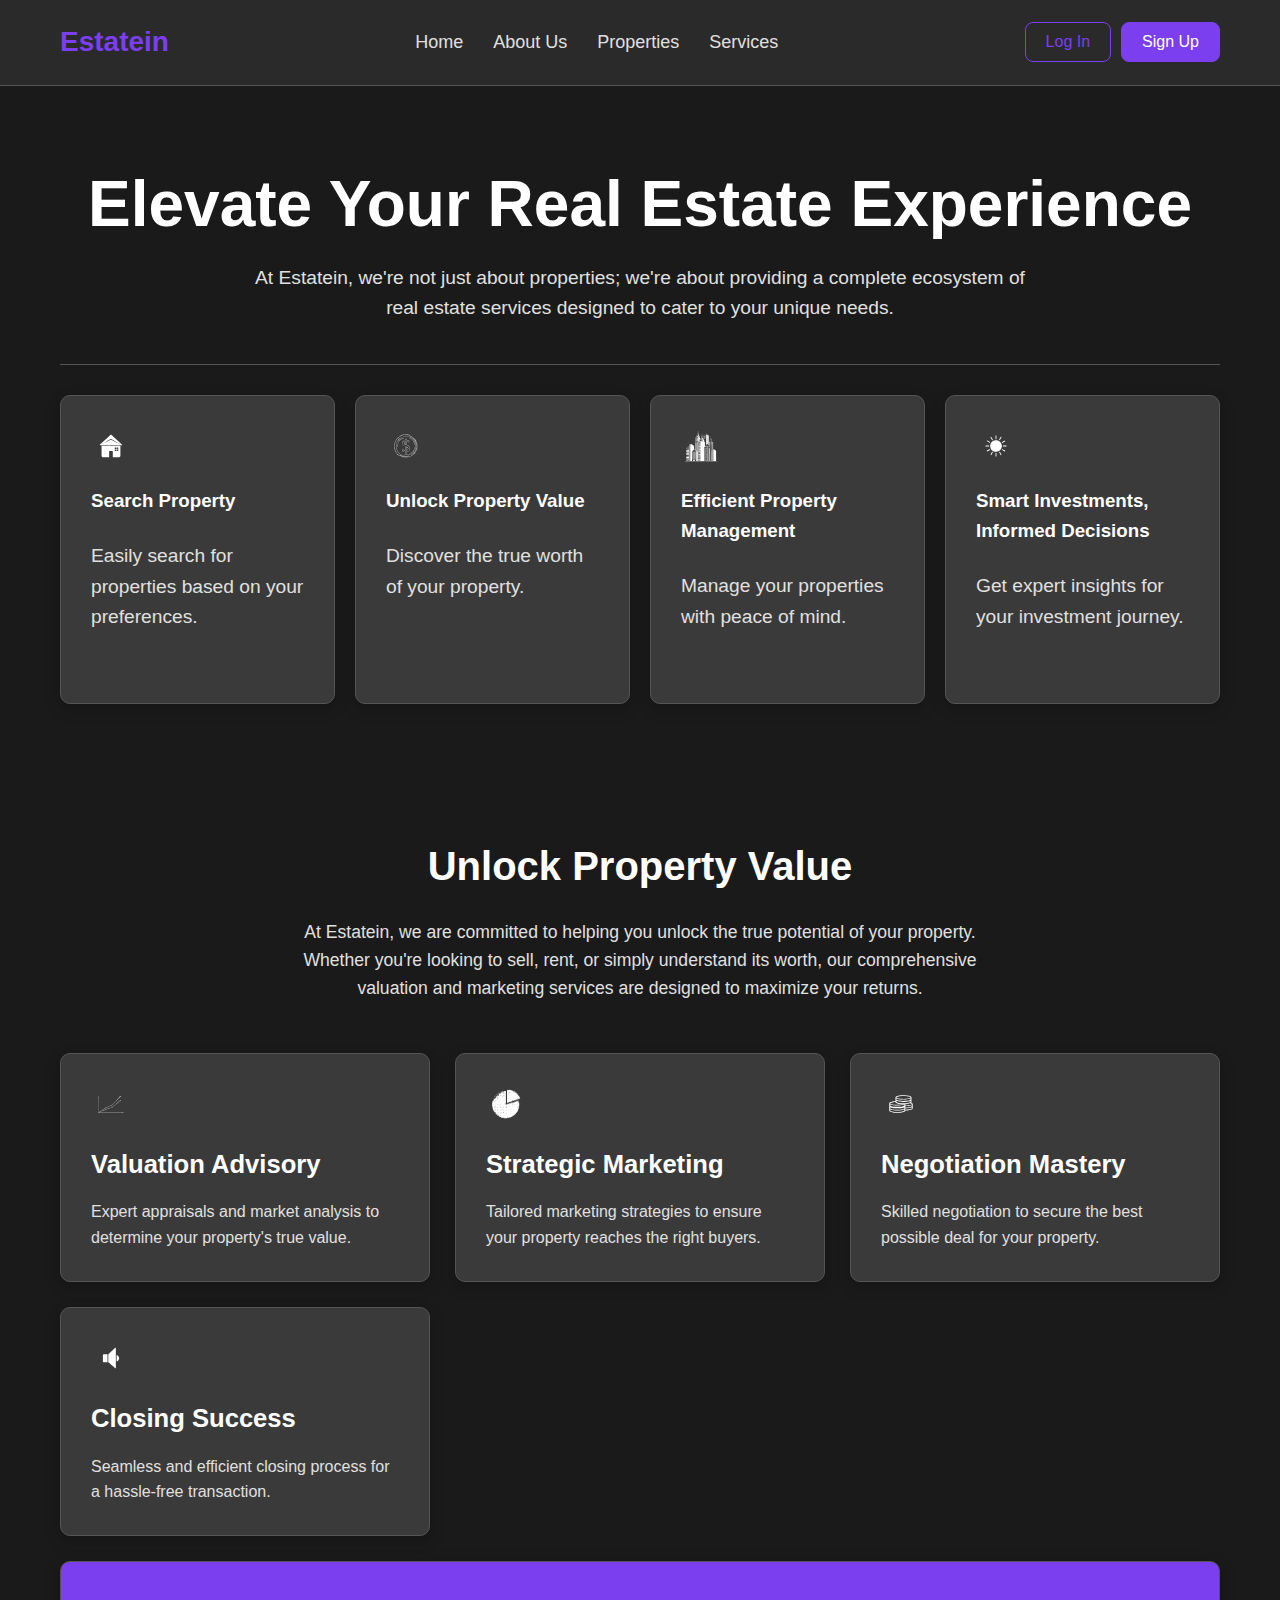
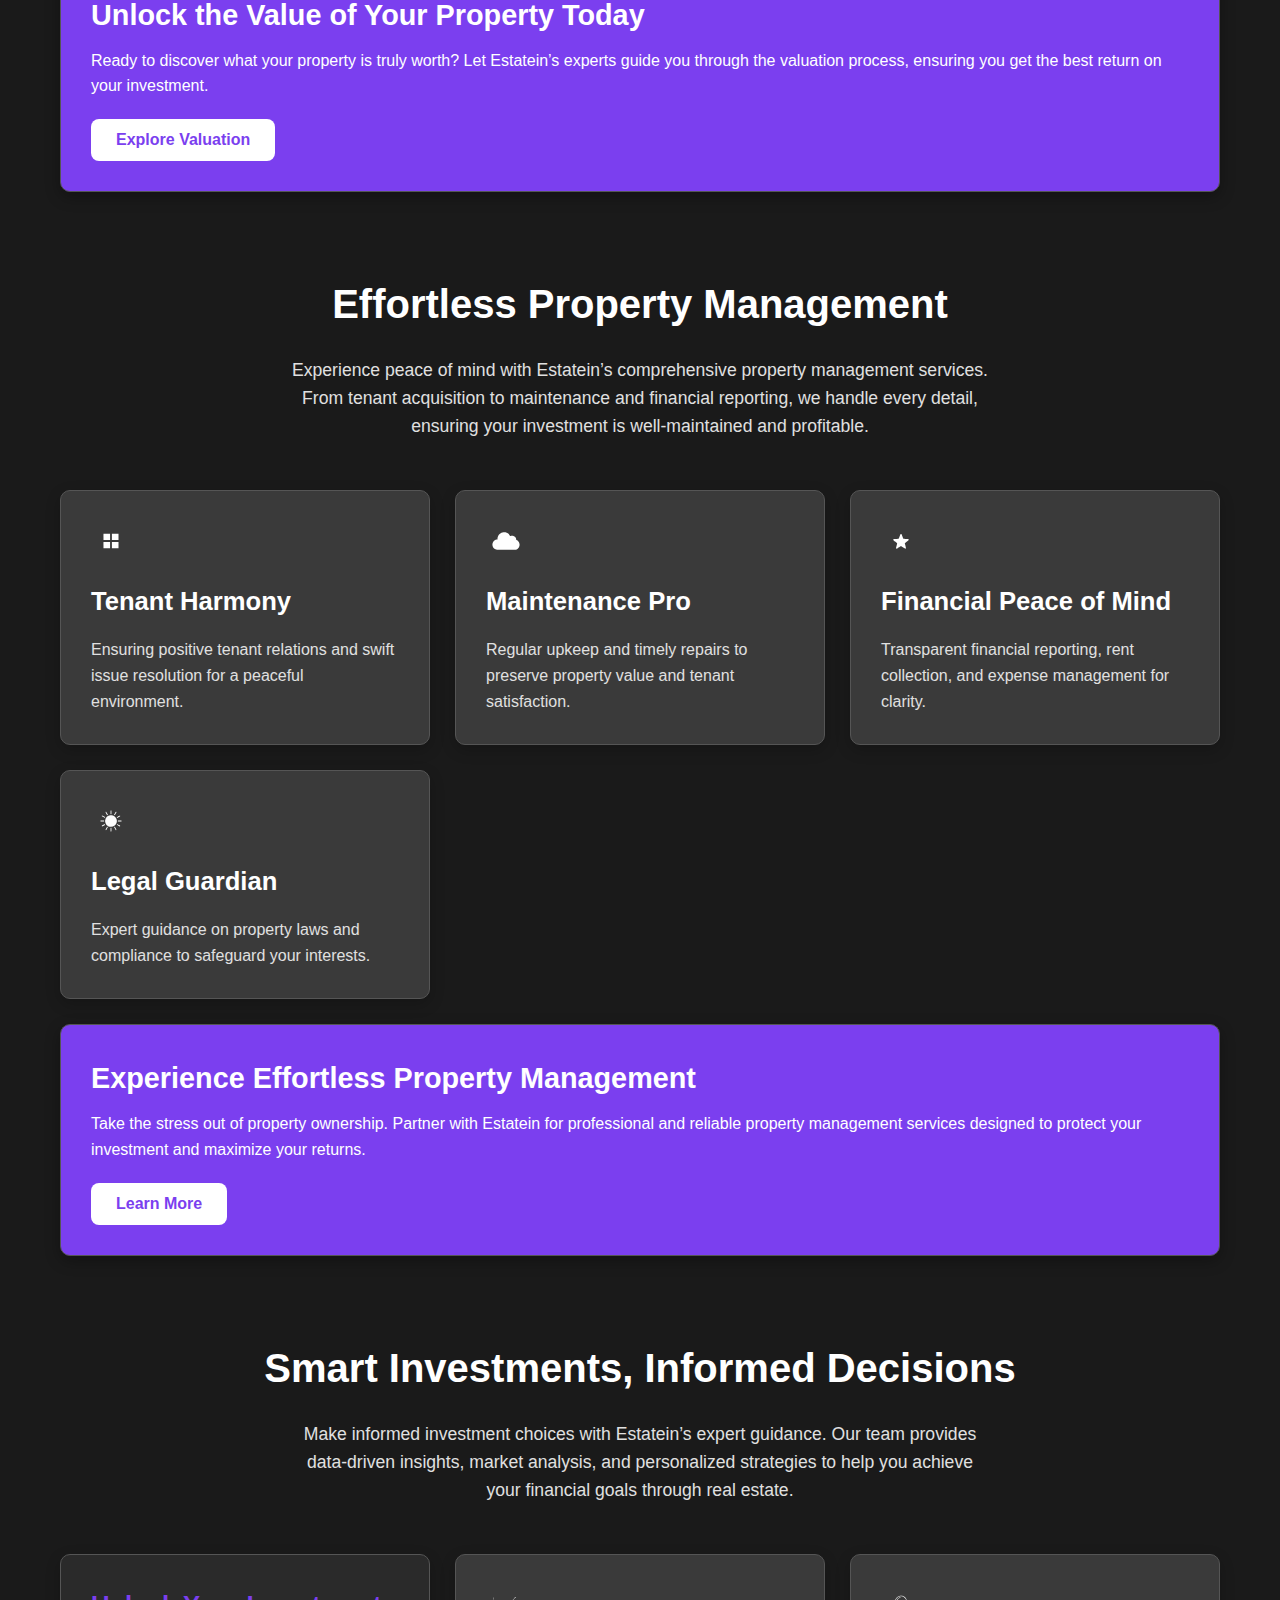
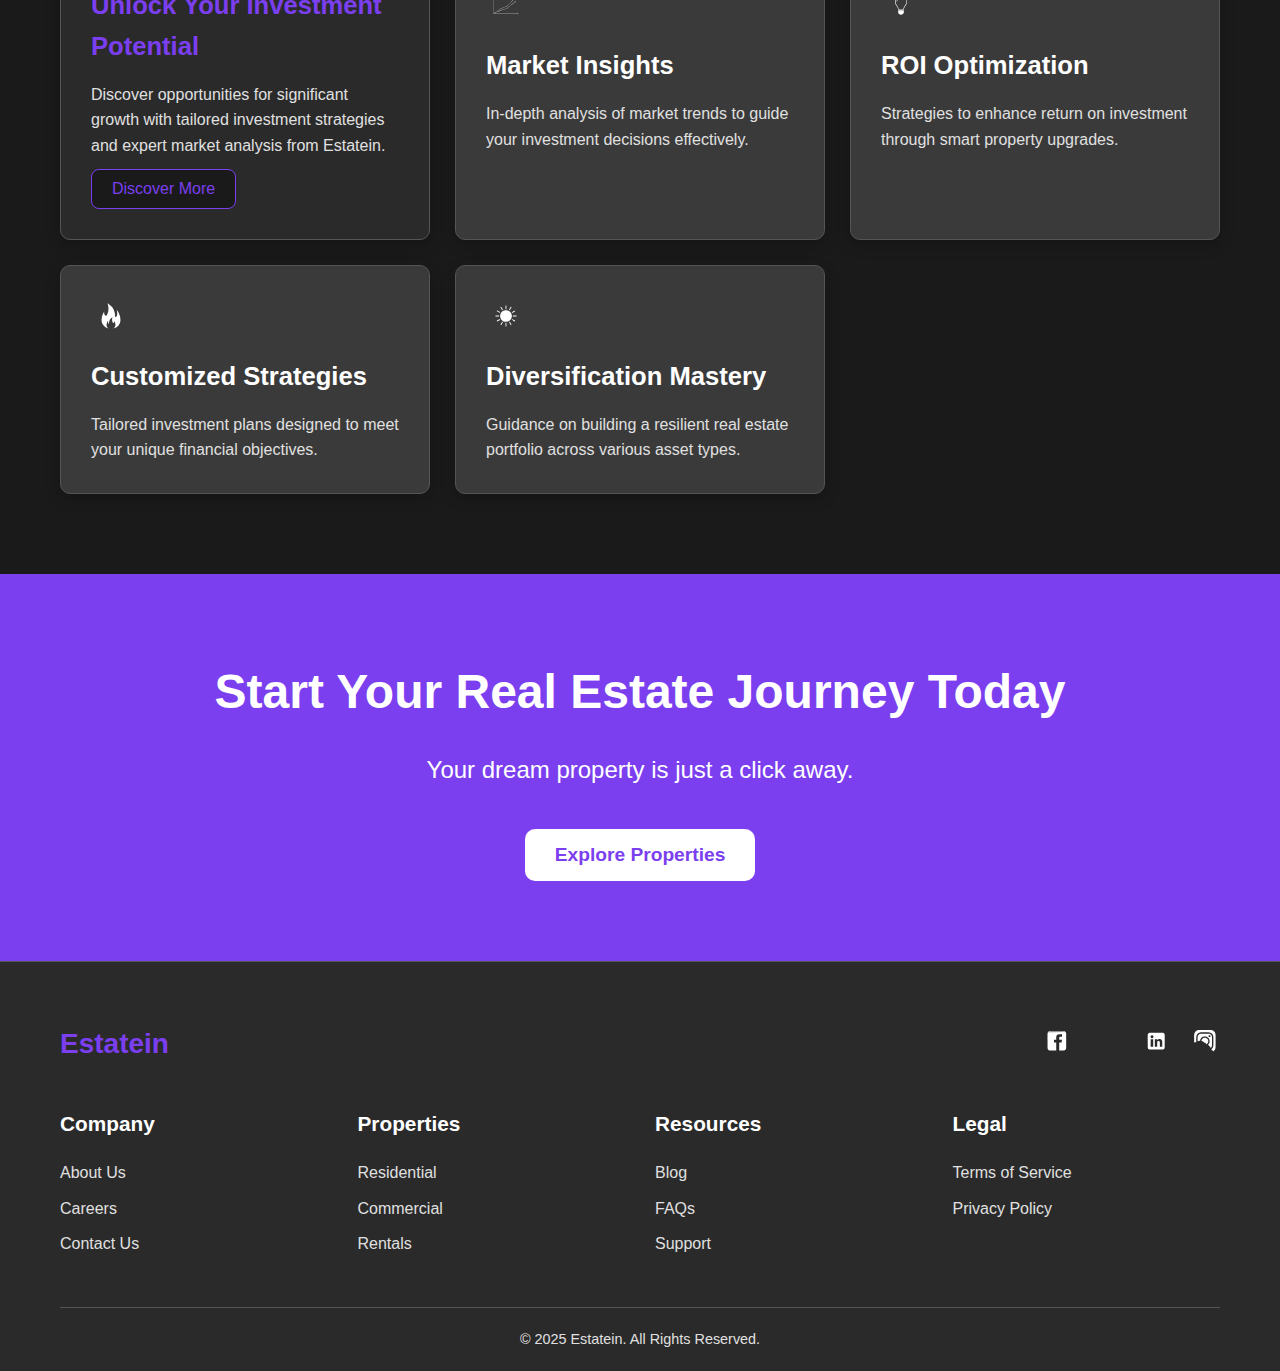
<file: Services.html>
<!DOCTYPE html>
<html lang="uk">
<head>
    <meta charset="UTF-8">
    <meta name="viewport" content="width=device-width, initial-scale=1.0">
    <title>Services - Estatein</title>
    <link rel="stylesheet" href="Home-style.css">
    </head>
<body>
    <header class="header">
        <div class="container">
            <nav class="navbar">
                <a href="index.html" class="logo">Estatein</a>
                <ul class="nav-links">
                  <a href="index.html">Home</a>
                  <a href="about.html">About Us</a>
                  <a href="ProperstiesPage.html">Properties</a>
                  <a href="Services.html">Services</a>
                </ul>
                <div class="auth-buttons">
                    <button class="btn login">Log In</button>
                    <button class="btn signup">Sign Up</button>
                </div>
            </nav>
        </div>
    </header>

    <main>
        <section class="services-hero-section">
            <div class="container">
                <h1>Elevate Your Real Estate Experience</h1>
                <p>At Estatein, we're not just about properties; we're about providing a complete ecosystem of real estate services designed to cater to your unique needs.</p>
                <div class="feature-grid services-top-features">
                    <div class="feature-box">
                        <img src="icons/icon1.svg" alt="Icon">
                        <h3>Search Property</h3>
                        <p>Easily search for properties based on your preferences.</p>
                    </div>
                    <div class="feature-box">
                        <img src="icons/icon2.svg" alt="Icon">
                        <h3>Unlock Property Value</h3>
                        <p>Discover the true worth of your property.</p>
                    </div>
                    <div class="feature-box">
                        <img src="icons/icon3.svg" alt="Icon">
                        <h3>Efficient Property Management</h3>
                        <p>Manage your properties with peace of mind.</p>
                    </div>
                    <div class="feature-box">
                        <img src="icons/icon4.svg" alt="Icon">
                        <h3>Smart Investments, Informed Decisions</h3>
                        <p>Get expert insights for your investment journey.</p>
                    </div>
                </div>
            </div>
        </section>

        <section class="service-details-section">
            <div class="container">
                <div class="service-category">
                    <h2>Unlock Property Value</h2>
                    <p class="section-description">At Estatein, we are committed to helping you unlock the true potential of your property. Whether you're looking to sell, rent, or simply understand its worth, our comprehensive valuation and marketing services are designed to maximize your returns.</p>

                    <div class="service-item-grid">
                        <div class="service-item-card">
                            <img src="icons/icon5.svg" alt="Icon">
                            <h3>Valuation Advisory</h3>
                            <p>Expert appraisals and market analysis to determine your property's true value.</p>
                        </div>
                        <div class="service-item-card">
                            <img src="icons/icon6.svg" alt="Icon">
                            <h3>Strategic Marketing</h3>
                            <p>Tailored marketing strategies to ensure your property reaches the right buyers.</p>
                        </div>
                        <div class="service-item-card">
                            <img src="icons/icon7.svg" alt="Icon">
                            <h3>Negotiation Mastery</h3>
                            <p>Skilled negotiation to secure the best possible deal for your property.</p>
                        </div>
                        <div class="service-item-card">
                            <img src="icons/icon8.svg" alt="Icon">
                            <h3>Closing Success</h3>
                            <p>Seamless and efficient closing process for a hassle-free transaction.</p>
                        </div>
                        <div class="service-item-card promo-card full-width">
                            <div class="promo-content">
                                <h3>Unlock the Value of Your Property Today</h3>
                                <p>Ready to discover what your property is truly worth? Let Estatein’s experts guide you through the valuation process, ensuring you get the best return on your investment.</p>
                                <button class="btn promo-button">Explore Valuation</button>
                            </div>
                        </div>
                    </div>
                </div>

                <div class="service-category">
                    <h2>Effortless Property Management</h2>
                    <p class="section-description">Experience peace of mind with Estatein’s comprehensive property management services. From tenant acquisition to maintenance and financial reporting, we handle every detail, ensuring your investment is well-maintained and profitable.</p>

                    <div class="service-item-grid">
                        <div class="service-item-card">
                            <img src="icons/icon9.svg" alt="Icon">
                            <h3>Tenant Harmony</h3>
                            <p>Ensuring positive tenant relations and swift issue resolution for a peaceful environment.</p>
                        </div>
                        <div class="service-item-card">
                            <img src="icons/icon10.svg" alt="Icon">
                            <h3>Maintenance Pro</h3>
                            <p>Regular upkeep and timely repairs to preserve property value and tenant satisfaction.</p>
                        </div>
                        <div class="service-item-card">
                            <img src="icons/icon11.svg" alt="Icon">
                            <h3>Financial Peace of Mind</h3>
                            <p>Transparent financial reporting, rent collection, and expense management for clarity.</p>
                        </div>
                        <div class="service-item-card">
                            <img src="icons/icon4.svg" alt="Icon">
                            <h3>Legal Guardian</h3>
                            <p>Expert guidance on property laws and compliance to safeguard your interests.</p>
                        </div>
                        <div class="service-item-card promo-card full-width">
                            <div class="promo-content">
                                <h3>Experience Effortless Property Management</h3>
                                <p>Take the stress out of property ownership. Partner with Estatein for professional and reliable property management services designed to protect your investment and maximize your returns.</p>
                                <button class="btn promo-button">Learn More</button>
                            </div>
                        </div>
                    </div>
                </div>

                <div class="service-category">
                    <h2>Smart Investments, Informed Decisions</h2>
                    <p class="section-description">Make informed investment choices with Estatein’s expert guidance. Our team provides data-driven insights, market analysis, and personalized strategies to help you achieve your financial goals through real estate.</p>

                    <div class="service-item-grid">
                        <div class="service-item-card promo-card-small">
                            <h3>Unlock Your Investment Potential</h3>
                            <p>Discover opportunities for significant growth with tailored investment strategies and expert market analysis from Estatein.</p>
                            <button class="btn promo-button-small">Discover More</button>
                        </div>
                        <div class="service-item-card">
                            <img src="icons/icon5.svg" alt="Icon">
                            <h3>Market Insights</h3>
                            <p>In-depth analysis of market trends to guide your investment decisions effectively.</p>
                        </div>
                        <div class="service-item-card">
                            <img src="icons/icon12.svg" alt="Icon">
                            <h3>ROI Optimization</h3>
                            <p>Strategies to enhance return on investment through smart property upgrades.</p>
                        </div>
                        <div class="service-item-card">
                            <img src="icons/icon13.svg" alt="Icon">
                            <h3>Customized Strategies</h3>
                            <p>Tailored investment plans designed to meet your unique financial objectives.</p>
                        </div>
                        <div class="service-item-card">
                            <img src="icons/icon4.svg" alt="Icon">
                            <h3>Diversification Mastery</h3>
                            <p>Guidance on building a resilient real estate portfolio across various asset types.</p>
                        </div>
                    </div>
                </div>
            </div>
        </section>

        <section class="cta-section">
            <div class="container">
                <h2>Start Your Real Estate Journey Today</h2>
                <p>Your dream property is just a click away.</p>
                <button class="btn cta-button">Explore Properties</button>
            </div>
        </section>
    </main>

    <footer class="footer">
        <div class="container">
            <div class="footer-top">
                <div class="footer-logo">Estatein</div>
                <div class="social-links">
                    <a href="#"><img src="icons/facebook.svg" alt="Facebook"></a>
                    <a href="#"><img src="icons/twitter.svg" alt="Twitter"></a>
                    <a href="#"><img src="icons/linkedin.svg" alt="LinkedIn"></a>
                    <a href="#"><img src="icons/instagram.svg" alt="Instagram"></a>
                </div>
            </div>
            <div class="footer-nav-grid">
                <div class="footer-col">
                    <h4>Company</h4>
                    <ul>
                        <li><a href="#">About Us</a></li>
                        <li><a href="#">Careers</a></li>
                        <li><a href="#">Contact Us</a></li>
                    </ul>
                </div>
                <div class="footer-col">
                    <h4>Properties</h4>
                    <ul>
                        <li><a href="#">Residential</a></li>
                        <li><a href="#">Commercial</a></li>
                        <li><a href="#">Rentals</a></li>
                    </ul>
                </div>
                <div class="footer-col">
                    <h4>Resources</h4>
                    <ul>
                        <li><a href="#">Blog</a></li>
                        <li><a href="#">FAQs</a></li>
                        <li><a href="#">Support</a></li>
                    </ul>
                </div>
                <div class="footer-col">
                    <h4>Legal</h4>
                    <ul>
                        <li><a href="#">Terms of Service</a></li>
                        <li><a href="#">Privacy Policy</a></li>
                    </ul>
                </div>
            </div>
            <div class="footer-bottom">
                <p>&copy; 2025 Estatein. All Rights Reserved.</p>
            </div>
        </div>
    </footer>
</body>
</html>
</file>
<file: Home-style.css>
/* Базові стилі */
:root {
    --primary-color: #7B3FEF; /* Насичений фіолетовий */
    --secondary-color: #4A1E82; /* Темніший фіолетовий */
    --text-color: #E0E0E0; /* Світло-сірий для тексту */
    --background-dark: #1A1A1A; /* Дуже темний фон */
    --background-light-dark: #2A2A2A; /* Трохи світліший темний фон */
    --card-background: #3A3A3A; /* Фон карток */
    --border-color: #555555; /* Колір бордюрів */
    --star-color: #FFD700; /* Золотий для зірок */

    /* Додані змінні для модалок, щоб було гнучкіше */
    --modal-background: #3A3A3A; /* Можна використовувати --card-background */
    --modal-text-color: var(--text-color);
    --modal-heading-color: #FFFFFF;
    --modal-input-background: #2A2A2A; /* Темніше для полів вводу */
    --modal-input-border: var(--border-color);
}

* {
    margin: 0;
    padding: 0;
    box-sizing: border-box;
}

body {
    font-family: 'Arial', sans-serif; /* Ви можете замінити на бажаний шрифт */
    background-color: var(--background-dark);
    color: var(--text-color);
    line-height: 1.6;
}

.container {
    max-width: 1200px;
    margin: 0 auto;
    padding: 0 20px;
}

h1, h2, h3, h4 {
    color: #FFFFFF; /* Білий для заголовків */
    margin-bottom: 15px;
}

a {
    color: var(--text-color);
    text-decoration: none;
    transition: color 0.3s ease;
}

a:hover {
    color: var(--primary-color);
}

.btn {
    display: inline-block;
    background-color: var(--primary-color); /* Знову вмикаємо базовий фіолетовий фон для всіх .btn */
    color: #FFFFFF;
    padding: 10px 20px;
    border: none; /* Можете змінити на '1px solid var(--primary-color);' якщо хочете базову рамку */
    border-radius: 8px;
    cursor: pointer;
    font-size: 16px;
    transition: background-color 0.3s ease, color 0.3s ease, border-color 0.3s ease;
}

.btn:hover { /* Додайте або перевірте цей блок, якщо його немає */
    background-color: var(--secondary-color);
}

/* Header */
.header {
    background-color: var(--background-light-dark);
    padding: 20px 0;
    border-bottom: 1px solid var(--border-color);
}

.navbar {
    display: flex;
    justify-content: space-between;
    align-items: center;
}

.logo {
    font-size: 28px;
    font-weight: bold;
    color: var(--primary-color);
}

.nav-links {
    list-style: none;
    display: flex;
    gap: 30px;
}

.nav-links a {
    font-size: 18px;
}

.auth-buttons {
    display: flex;
    gap: 10px;
}

/* ОНОВЛЕНІ СТИЛІ ДЛЯ КНОПОК LOGIN/SIGNUP У ХЕДЕРІ */
.auth-buttons .btn.login { /* Стиль для кнопки Log In */
    background-color: transparent;
    color: var(--primary-color); /* Фіолетовий колір для тексту */
    border: 1px solid var(--primary-color);
}

.auth-buttons .btn.login:hover {
    background-color: var(--primary-color);
    color: #fff;
}

.auth-buttons .btn.signup { /* Стиль для кнопки Sign Up */
    background-color: var(--primary-color); /* Фіолетовий фон */
    color: #fff;
    border: 1px solid var(--primary-color);
}

.auth-buttons .btn.signup:hover {
    background-color: var(--secondary-color); /* Темніший фіолетовий */
}


/* Hero Section (Home Page) */
.hero-section {
    padding: 80px 0;
    text-align: center;
    display: flex;
    align-items: center;
    justify-content: center;
    position: relative;
    overflow: hidden;
    flex-direction: column;
}

.hero-section .container {
    display: flex;
    align-items: center;
    justify-content: space-between;
    text-align: left;
    flex-wrap: wrap;
    gap: 40px;
}

.hero-content {
    flex: 1;
    min-width: 400px;
    text-align: center;
}

.hero-content h1 {
    font-size: 4.5em;
    line-height: 1.2;
    margin-bottom: 20px;
    color: #FFFFFF;
}

.hero-content p {
    font-size: 1.4em;
    margin-bottom: 30px;
    color: var(--text-color);
    max-width: 800px;
    margin-left: auto;
    margin-right: auto;
}

.hero-stats {
    display: flex;
    gap: 40px;
    margin-top: 30px;
    justify-content: center;
}

.stat-item span {
    font-size: 2.5em;
    font-weight: bold;
    color: var(--primary-color);
    display: block;
}

.stat-item p {
    font-size: 1em;
    color: var(--text-color);
}

.hero-image {
    flex: 1;
    min-width: 300px;
    display: flex;
    justify-content: center;
    align-items: center;
}

.hero-image img {
    max-width: 100%;
    height: auto;
    border-radius: 15px;
    box-shadow: 0 10px 30px rgba(0, 0, 0, 0.4);
}


/* Feature Boxes */
.feature-boxes {
    padding: 60px 0;
    background-color: var(--background-light-dark);
}

.feature-grid {
    display: grid;
    grid-template-columns: repeat(auto-fit, minmax(250px, 1fr));
    gap: 20px;
}

.feature-box {
    background-color: var(--card-background);
    padding: 30px;
    border-radius: 10px;
    text-align: center;
    box-shadow: 0 5px 15px rgba(0, 0, 0, 0.2);
    border: 1px solid var(--border-color);
}

/* СТИЛІ ДЛЯ ІКОНОК у Feature Boxes */
.feature-box img {
    width: 60px; /* Або будь-який інший розмір, який вам потрібен */
    height: 60px;
    margin-bottom: 15px;
    /* Цей фільтр спробує перетворити чорний на #7B3FEF */
    /* Значення фільтра розраховане для перетворення чорного (#000000) на #7B3FEF (Primary Color) */
    /* Якщо ваші SVG-іконки мають інший базовий колір, фільтр може працювати не ідеально. */
    /* Ви можете перевірити і налаштувати його за допомогою онлайн-генераторів CSS-фільтрів. */
    filter: invert(34%) sepia(91%) saturate(1478%) hue-rotate(240deg) brightness(1.08) contrast(1.1);
}


/* Featured Properties Section */
.properties-section {
    padding: 80px 0;
}

.properties-section h2 {
    text-align: center;
    margin-bottom: 50px;
    font-size: 2.5em;
}

.properties-section .section-description {
    text-align: center;
    margin-bottom: 50px;
    font-size: 1.1em;
    color: var(--text-color);
    max-width: 700px;
    margin-left: auto;
    margin-right: auto;
}


.property-grid {
    display: grid;
    grid-template-columns: repeat(auto-fit, minmax(300px, 1fr));
    gap: 30px;
}

.property-card {
    background-color: var(--card-background);
    border-radius: 10px;
    overflow: hidden;
    box-shadow: 0 5px 20px rgba(0, 0, 0, 0.3);
    border: 1px solid var(--border-color);
    transition: transform 0.3s ease;
}

.property-card:hover {
    transform: translateY(-10px);
}

.property-card img {
    width: 100%;
    height: 220px;
    object-fit: cover;
    border-bottom: 1px solid var(--border-color);
}

.property-card .card-content {
    padding: 20px;
}

.property-card h3 {
    font-size: 1.8em;
    margin-bottom: 5px;
}

.property-card p {
    color: var(--text-color);
    margin-bottom: 15px;
}

.property-card .price {
    font-size: 1.5em;
    font-weight: bold;
    color: var(--primary-color);
    display: block;
    margin-bottom: 15px;
}

.property-card .view-details {
    width: 100%;
    padding: 12px;
    font-size: 1em;
}

.center-button {
    text-align: center;
    margin-top: 50px;
}

/* Clients Say Section (Testimonials) */
.clients-say-section {
    padding: 80px 0;
    background-color: var(--background-light-dark);
}

.clients-say-section h2 {
    text-align: center;
    margin-bottom: 50px;
    font-size: 2.5em;
}

.testimonials-grid {
    display: grid;
    grid-template-columns: repeat(auto-fit, minmax(300px, 1fr));
    gap: 30px;
}

.testimonial-card {
    background-color: var(--card-background);
    padding: 30px;
    border-radius: 10px;
    box-shadow: 0 5px 15px rgba(0, 0, 0, 0.2);
    border: 1px solid var(--border-color);
}

.testimonial-card .stars {
    color: var(--star-color);
    font-size: 1.5em;
    margin-bottom: 15px;
}

.testimonial-card p {
    font-style: italic;
    margin-bottom: 20px;
}

.testimonial-card .client-info {
    display: flex;
    align-items: center;
    gap: 15px;
}

.testimonial-card .client-info img {
    width: 50px;
    height: 50px;
    border-radius: 50%;
    object-fit: cover;
    border: 2px solid var(--primary-color);
}

.testimonial-card .client-info span {
    font-weight: bold;
    font-size: 1.1em;
}

/* FAQ Section */
.faq-section {
    padding: 80px 0;
}

.faq-section h2 {
    text-align: center;
    margin-bottom: 50px;
    font-size: 2.5em;
}

.faq-grid {
    display: grid;
    grid-template-columns: repeat(auto-fit, minmax(350px, 1fr));
    gap: 25px;
}

.faq-item {
    background-color: var(--card-background);
    padding: 25px;
    border-radius: 10px;
    box-shadow: 0 5px 15px rgba(0, 0, 0, 0.2);
    border: 1px solid var(--border-color);
}

.faq-item h3 {
    font-size: 1.4em;
    margin-bottom: 10px;
    color: var(--primary-color);
}

.faq-item p {
    color: var(--text-color);
}

/* Call to Action Section */
.cta-section {
    background-color: var(--primary-color);
    padding: 80px 0;
    text-align: center;
    color: #FFFFFF;
}

.cta-section h2 {
    font-size: 3em;
    margin-bottom: 20px;
}

.cta-section p {
    font-size: 1.5em;
    margin-bottom: 40px;
}

.cta-section .cta-button {
    background-color: #FFFFFF;
    color: var(--primary-color);
    padding: 15px 30px;
    font-size: 1.2em;
    border-radius: 10px;
    font-weight: bold;
}

.cta-section .cta-button:hover {
    background-color: #EEEEEE;
}


/* Footer */
.footer {
    background-color: var(--background-light-dark);
    padding: 60px 0 20px;
    border-top: 1px solid var(--border-color);
}

.footer-top {
    display: flex;
    justify-content: space-between;
    align-items: center;
    margin-bottom: 40px;
    flex-wrap: wrap;
    gap: 20px;
}

.footer-logo {
    font-size: 28px;
    font-weight: bold;
    color: var(--primary-color);
}

.social-links img {
    width: 30px;
    height: 30px;
    margin-left: 15px;
    filter: invert(1); /* Для білих іконок на темному фоні */
}

.footer-nav-grid {
    display: grid;
    grid-template-columns: repeat(auto-fit, minmax(150px, 1fr));
    gap: 30px;
    margin-bottom: 40px;
}

.footer-col h4 {
    font-size: 1.3em;
    margin-bottom: 20px;
    color: #FFFFFF;
}

.footer-col ul {
    list-style: none;
}

.footer-col ul li {
    margin-bottom: 10px;
}

.footer-col ul li a {
    color: var(--text-color);
    font-size: 1em;
}

.footer-bottom {
    text-align: center;
    padding-top: 20px;
    border-top: 1px solid var(--border-color);
    font-size: 0.9em;
    color: var(--text-color);
}


/* --- НОВІ СТИЛІ ДЛЯ МОДАЛЬНИХ ВІКОН --- */
.auth-modal {
    display: none; /* За замовчуванням приховано */
    position: fixed; /* Розміщення поверх усього контенту */
    z-index: 1000; /* Перекриває інші елементи */
    left: 0;
    top: 0;
    width: 100%;
    height: 100%;
    overflow: auto; /* Дозволити прокрутку, якщо вміст великий */
    background-color: rgba(0, 0, 0, 0.7); /* Напівпрозорий чорний фон */
    /* display: flex; <--- Прибираємо звідси, JavaScript буде додавати active клас */
    justify-content: center; /* Центрування по горизонталі */
    align-items: center; /* Центрування по вертикалі */
}

/* Клас, який JavaScript буде додавати для показу модалки */
.auth-modal.active {
    display: flex; /* Показуємо модалку, використовуючи flex для центрування */
}

.modal-content {
    background-color: var(--modal-background); /* Фон модального вікна */
    margin: auto;
    padding: 30px;
    border-radius: 10px;
    box-shadow: 0 5px 15px rgba(0, 0, 0, 0.3);
    width: 90%; /* Ширина на мобільних */
    max-width: 400px; /* Максимальна ширина */
    position: relative;
    text-align: center;
    color: var(--modal-text-color);
    border: 1px solid var(--border-color); /* Додаємо рамку для відповідності дизайну */
}

.modal-content h2 {
    font-size: 2em;
    margin-bottom: 20px;
    color: var(--modal-heading-color);
}

.modal-content form {
    display: flex;
    flex-direction: column;
    gap: 15px; /* Відстань між полями форми */
}

.modal-content input[type="email"],
.modal-content input[type="password"],
.modal-content input[type="text"] {
    width: calc(100% - 24px); /* Ширина мінус паддінги + рамка */
    padding: 12px;
    border: 1px solid var(--modal-input-border);
    border-radius: 5px;
    font-size: 1em;
    background-color: var(--modal-input-background);
    color: var(--modal-text-color);
    outline: none; /* Прибираємо стандартну рамку фокусу */
}

.modal-content input:focus {
    border-color: var(--primary-color); /* Фіолетова рамка при фокусі */
}

.modal-content .btn-primary { /* Стиль для кнопки submit всередині модалки */
    background-color: var(--primary-color); /* Фіолетовий фон */
    color: #fff;
    width: 100%; /* Кнопка займає всю ширину форми */
    margin-left: 0; /* Видаляємо зовнішній маргін, якщо був */
    padding: 12px 20px;
    font-size: 1.1em;
    border: none; /* Забезпечуємо відсутність рамки, якщо вона успадковується */
    border-radius: 8px; /* Забезпечуємо радіус */
}

.modal-content .btn-primary:hover {
    background-color: var(--secondary-color); /* Темніший фіолетовий при наведенні */
}

.close-button {
    color: var(--modal-text-color); /* Колір хрестика */
    font-size: 28px;
    font-weight: bold;
    position: absolute;
    top: 10px;
    right: 20px;
    cursor: pointer;
    transition: color 0.2s ease;
}

.close-button:hover,
.close-button:focus {
    color: var(--primary-color); /* Фіолетовий при наведенні */
    text-decoration: none;
}


/* ==================================== */
/* Media Queries (оновлюємо існуючі) */
/* ==================================== */

@media (max-width: 992px) {
    .hero-section .container {
        flex-direction: column;
        text-align: center;
    }

    .hero-content, .hero-image {
        min-width: unset;
        width: 100%;
    }

    .hero-content h1 {
        font-size: 3.5em; /* Зменшуємо на планшетах */
    }
    .hero-content p {
        font-size: 1.2em; /* Зменшуємо на планшетах */
    }

    .nav-links {
        display: none; /* Зазвичай тут буде бургер-меню */
    }

    .navbar {
        flex-wrap: wrap;
        justify-content: center;
    }

    .auth-buttons {
        margin-top: 15px;
        flex-direction: row; /* Залишаємо в ряд навіть на 992px, якщо місце є */
        justify-content: center;
    }

    .footer-top {
        flex-direction: column;
        text-align: center;
    }

    .social-links {
        margin-top: 20px;
    }
}

@media (max-width: 768px) {
    .hero-content h1 {
        font-size: 2.8em; /* Зменшуємо на мобільних */
    }
    .hero-content p {
        font-size: 1.1em; /* Зменшуємо на мобільних */
    }

    .hero-stats {
        flex-direction: column;
        gap: 20px;
    }

    .feature-grid, .property-grid, .testimonials-grid, .faq-grid {
        grid-template-columns: 1fr;
    }

    .footer-nav-grid {
        grid-template-columns: 1fr;
        text-align: center;
    }

    .auth-buttons {
        flex-direction: column; /* На менших екранах кнопки можуть перейти в стовпець */
    }
}

@media (max-width: 480px) {
    .hero-content h1 {
        font-size: 2.2em; /* Зменшуємо ще більше на малих мобільних */
    }
    .hero-content p {
        font-size: 1em; /* Зменшуємо ще більше на малих мобільних */
    }

    .btn {
        padding: 8px 15px;
        font-size: 14px;
    }

    .logo {
        font-size: 24px;
    }
}
/* ==================================== */
/* Styles for About Us Page */
/* ==================================== */

/* About Hero Section */
.about-hero-section {
    padding: 80px 0;
    text-align: center; /* Центруємо всю секцію */
    position: relative;
    overflow: hidden;
    display: flex;
    flex-direction: column; /* Додано для коректного центрування вмісту */
    align-items: center; /* Додано для коректного центрування вмісту */
    justify-content: center; /* Додано для коректного центрування вмісту */
}

.about-hero-section .container {
    display: flex;
    align-items: center;
    justify-content: space-between;
    text-align: center; /* Центруємо текст контейнера */
    flex-wrap: wrap;
    gap: 40px;
}

.about-hero-content {
    flex: 1;
    min-width: 400px;
    text-align: center; /* Центруємо вміст hero-content */
}

.about-hero-content h1 {
    font-size: 4em; /* Збільшений розмір */
    line-height: 1.2;
    margin-bottom: 20px;
}

.about-hero-content p {
    font-size: 1.2em; /* Збільшений розмір */
    margin-bottom: 30px;
    color: var(--text-color);
    max-width: 800px; /* Обмежте ширину */
    margin-left: auto; /* Центруємо параграф */
    margin-right: auto; /* Центруємо параграф */
}

/* Hero Stats (re-used from home page, maybe slightly adjusted) */
.hero-stats {
    display: flex;
    gap: 40px;
    margin-top: 30px;
    justify-content: center; /* Центруємо статистику */
}

.stat-item span {
    font-size: 2.5em;
    font-weight: bold;
    color: var(--primary-color);
    display: block;
}

.stat-item p {
    font-size: 1em;
    color: var(--text-color);
}

.about-hero-image {
    flex: 1;
    min-width: 300px;
    display: flex;
    justify-content: center;
    align-items: center;
}

.about-hero-image img {
    max-width: 100%;
    height: auto;
    border-radius: 15px;
    box-shadow: 0 10px 30px rgba(0, 0, 0, 0.4);
}

/* Values Section */
.values-section {
    padding: 80px 0;
    background-color: var(--background-light-dark);
}

.values-section h2 {
    text-align: center;
    margin-bottom: 50px;
    font-size: 2.5em;
}

.values-grid {
    display: grid;
    grid-template-columns: repeat(auto-fit, minmax(280px, 1fr));
    gap: 25px;
}

.value-card {
    background-color: var(--card-background);
    padding: 30px;
    border-radius: 10px;
    box-shadow: 0 5px 15px rgba(0, 0, 0, 0.2);
    border: 1px solid var(--border-color);
    text-align: center;
}

.value-card h3 {
    font-size: 1.6em;
    margin-bottom: 10px;
    color: var(--primary-color);
}

/* Achievements Section */
.achievements-section {
    padding: 80px 0;
}

.achievements-section h2 {
    text-align: center;
    margin-bottom: 50px;
    font-size: 2.5em;
}

.achievements-grid {
    display: grid;
    grid-template-columns: repeat(auto-fit, minmax(300px, 1fr));
    gap: 30px;
}

.achievement-card {
    background-color: var(--card-background);
    padding: 30px;
    border-radius: 10px;
    box-shadow: 0 5px 15px rgba(0, 0, 0, 0.2);
    border: 1px solid var(--border-color);
    text-align: center;
}

.achievement-card h3 {
    font-size: 1.8em;
    margin-bottom: 10px;
    color: #FFFFFF;
}

/* Experience Guide Section */
.experience-guide-section {
    padding: 80px 0;
    background-color: var(--background-light-dark);
}

.experience-guide-section h2 {
    text-align: center;
    margin-bottom: 50px;
    font-size: 2.5em;
}

.guide-grid {
    display: grid;
    grid-template-columns: repeat(auto-fit, minmax(300px, 1fr));
    gap: 25px;
}

.guide-step {
    background-color: var(--card-background);
    padding: 30px;
    border-radius: 10px;
    box-shadow: 0 5px 15px rgba(0, 0, 0, 0.2);
    border: 1px solid var(--border-color);
}

.guide-step .step-number {
    display: block;
    font-size: 1.1em;
    color: var(--primary-color);
    margin-bottom: 10px;
    font-weight: bold;
}

.guide-step h3 {
    font-size: 1.6em;
    margin-bottom: 10px;
}

/* Team Section */
.team-section {
    padding: 80px 0;
}

.team-section h2 {
    text-align: center;
    margin-bottom: 50px;
    font-size: 2.5em;
}

.team-grid {
    display: grid;
    grid-template-columns: repeat(auto-fit, minmax(250px, 1fr));
    gap: 30px;
}

.team-member-card {
    background-color: var(--card-background);
    padding: 20px;
    border-radius: 10px;
    box-shadow: 0 5px 15px rgba(0, 0, 0, 0.2);
    border: 1px solid var(--border-color);
    text-align: center;
    transition: transform 0.3s ease;
}

.team-member-card:hover {
    transform: translateY(-5px);
}

.team-member-card img {
    width: 150px;
    height: 150px;
    border-radius: 50%;
    object-fit: cover;
    margin-bottom: 15px;
    border: 3px solid var(--primary-color);
}

.team-member-card h3 {
    font-size: 1.5em;
    margin-bottom: 5px;
    color: #FFFFFF;
}

.team-member-card p {
    color: var(--text-color);
    margin-bottom: 15px;
}

.team-social-links img {
    width: 24px;
    height: 24px;
    margin: 0 8px;
    filter: invert(1); /* Для білих іконок на темному фоні */
    transition: transform 0.3s ease;
}

.team-social-links img:hover {
    transform: scale(1.1);
    filter: invert(0) sepia(100%) saturate(500%) hue-rotate(250deg) brightness(1.2); /* Приклад: змінюємо колір на фіолетовий */
}


/* Clients Logo Section */
.clients-logo-section {
    padding: 80px 0;
    background-color: var(--background-dark); /* Можливо, фон темніший, ніж у попередній секції */
}

.clients-logo-section h2 {
    text-align: center;
    margin-bottom: 50px;
    font-size: 2.5em;
}

.clients-logo-grid {
    display: grid;
    grid-template-columns: repeat(auto-fit, minmax(300px, 1fr));
    gap: 30px;
}

.client-logo-card {
    background-color: var(--card-background);
    padding: 30px;
    border-radius: 10px;
    box-shadow: 0 5px 15px rgba(0, 0, 0, 0.2);
    border: 1px solid var(--border-color);
    text-align: center;
}

.client-logo-card img {
    max-width: 150px; /* Припустимий розмір логотипу */
    height: auto;
    margin-bottom: 20px;
    /*filter: brightness(0) invert(1); /* Робить логотипи білими, якщо вони кольорові */
}

.client-logo-card h3 {
    font-size: 1.5em;
    margin-bottom: 10px;
    color: #FFFFFF;
}

/* ==================================== */
/* Media Queries (додаємо або оновлюємо існуючі) */
/* ==================================== */

@media (max-width: 992px) {
    .about-hero-section .container {
        flex-direction: column;
        text-align: center;
    }

    .about-hero-content, .about-hero-image {
        min-width: unset;
        width: 100%;
    }

    .about-hero-content h1 {
        font-size: 3.5em; /* Зменшуємо на планшетах */
    }
    .about-hero-content p {
        font-size: 1.1em; /* Зменшуємо на планшетах */
    }

    .hero-stats {
        justify-content: center; /* Центруємо статистику на малих екранах */
    }
}

@media (max-width: 768px) {
    .about-hero-content h1 {
        font-size: 2.8em; /* Зменшуємо на мобільних */
    }
    .about-hero-content p {
        font-size: 1em; /* Зменшуємо на мобільних */
    }

    .values-grid, .achievements-grid, .guide-grid, .team-grid, .clients-logo-grid {
        grid-template-columns: 1fr;
    }

    .hero-stats {
        flex-direction: column;
        gap: 20px;
    }
}

@media (max-width: 480px) {
    .about-hero-content h1 {
        font-size: 2.2em;
    }
    .about-hero-content p {
        font-size: 0.95em;
    }
}

/* ==================================== */
/* Styles for Properties Page */
/* ==================================== */

/* Properties Hero Section */
.properties-hero-section {
    padding: 80px 0 50px; /* Менший padding знизу через фільтри */
    text-align: center; /* Центруємо текст */
}

.properties-hero-section h1 {
    font-size: 4em; /* Збільшений розмір */
    line-height: 1.2;
    margin-bottom: 20px;
}

.properties-hero-section p {
    font-size: 1.2em; /* Збільшений розмір */
    margin-bottom: 40px;
    color: var(--text-color);
    max-width: 800px;
    margin-left: auto;
    margin-right: auto;
}

.search-filter-bar {
    background-color: var(--background-light-dark);
    border-radius: 10px;
    padding: 25px 30px;
    display: flex;
    flex-wrap: wrap; /* Дозволяємо елементам переноситись на наступний рядок */
    gap: 20px; /* Відстань між основними блоками всередині bar */
    border: 1px solid var(--border-color);
    justify-content: space-between; /* Розподіляє простір між елементами */
    align-items: center; /* Вирівнює елементи по центру по вертикалі */
}

.search-input-group {
    display: flex; /* Flexbox для інпуту та кнопки пошуку */
    flex-grow: 1; /* Дозволяє займати доступний простір */
    gap: 10px;
    min-width: 300px; /* Мінімальна ширина для пошукового поля */
}

.search-input-group input[type="text"] {
    flex-grow: 1; /* Інпут займає весь доступний простір */
    padding: 12px 20px;
    border: 1px solid var(--border-color);
    border-radius: 8px;
    background-color: var(--background-dark);
    color: var(--text-color);
    font-size: 1em;
}

.search-input-group input[type="text"]::placeholder {
    color: var(--text-color);
    opacity: 0.7;
}

.search-input-group .search-button {
    padding: 12px 25px;
    flex-shrink: 0; /* Запобігає стисканню кнопки */
}

.filter-dropdowns {
    display: flex; /* Flexbox для dropdowns та кнопки "More Filters" */
    gap: 15px;
    flex-wrap: wrap; /* Дозволяє переносити на наступний рядок */
    justify-content: flex-end; /* Вирівнює елементи до правого краю, як на макеті */
    align-items: center; /* Вирівнює по вертикалі */
    flex-grow: 1; /* Дозволяє займати доступний простір */
    min-width: 450px; /* Мінімальна ширина для фільтрів */
}

.filter-select {
    padding: 12px 20px;
    border: 1px solid var(--border-color);
    border-radius: 8px;
    background-color: var(--background-dark);
    color: var(--text-color);
    font-size: 1em;
    cursor: pointer;
    appearance: none; /* Приховуємо стандартну стрілку */
    -webkit-appearance: none;
    -moz-appearance: none;
    background-image: url('data:image/svg+xml;utf8,<svg fill="%23E0E0E0" height="24" viewBox="0 0 24 24" width="24" xmlns="http://www.w3.org/2000/svg"><path d="M7 10l5 5 5-5z"/><path d="M0 0h24v24H0z" fill="none"/></svg>'); /* Кастомна стрілка */
    background-repeat: no-repeat;
    background-position: right 10px center;
    min-width: 180px; /* Мінімальна ширина для кращого вигляду */
    flex-shrink: 0; /* Запобігає стисканню випадаючих списків */
}

.filter-select option {
    background-color: var(--background-dark);
    color: var(--text-color);
}

.filter-dropdowns .more-filters-button {
    background-color: var(--background-dark); /* Темна кнопка для фільтрів */
    color: var(--primary-color);
    border: 1px solid var(--primary-color);
    padding: 12px 25px; /* Забезпечуємо такий же padding */
    flex-shrink: 0; /* Запобігає стисканню кнопки */
}

.filter-dropdowns .more-filters-button:hover {
    background-color: var(--primary-color);
    color: #FFFFFF;
}

/* Discover Properties Section (re-using property-grid and property-card) */
.discover-properties-section {
    padding: 80px 0;
}

.discover-properties-section h2 {
    text-align: center;
    margin-bottom: 20px;
    font-size: 2.5em;
}

.discover-properties-section .section-description {
    text-align: center;
    margin-bottom: 50px;
    font-size: 1.1em;
    color: var(--text-color);
    max-width: 700px;
    margin-left: auto;
    margin-right: auto;
}

/* Contact Form Section (for properties page) */
.contact-form-section {
    padding: 80px 0;
    background-color: var(--background-light-dark);
}

.contact-form-section h2 {
    text-align: center;
    margin-bottom: 20px;
    font-size: 2.5em;
}

.contact-form-section .section-description {
    text-align: center;
    margin-bottom: 50px;
    font-size: 1.1em;
    color: var(--text-color);
    max-width: 700px;
    margin-left: auto;
    margin-right: auto;
}

.contact-form {
    background-color: var(--card-background);
    padding: 40px;
    border-radius: 10px;
    box-shadow: 0 5px 20px rgba(0, 0, 0, 0.3);
    border: 1px solid var(--border-color);
}

.form-row {
    display: grid;
    grid-template-columns: repeat(auto-fit, minmax(250px, 1fr));
    gap: 20px;
    margin-bottom: 20px;
}

.form-group {
    display: flex;
    flex-direction: column;
}

.form-group label {
    margin-bottom: 8px;
    font-weight: bold;
    color: #FFFFFF;
}

.form-group input[type="text"],
.form-group input[type="email"],
.form-group input[type="tel"],
.form-group select,
.form-group textarea {
    padding: 12px 15px;
    border: 1px solid var(--border-color);
    border-radius: 8px;
    background-color: var(--background-dark);
    color: var(--text-color);
    font-size: 1em;
    width: 100%;
}

.form-group input::placeholder,
.form-group textarea::placeholder {
    color: var(--text-color);
    opacity: 0.7;
}

.form-group select {
    appearance: none;
    -webkit-appearance: none;
    -moz-appearance: none;
    background-image: url('data:image/svg+xml;utf8,<svg fill="%23E0E0E0" height="24" viewBox="0 0 24 24" width="24" xmlns="http://www.w3.org/2000/svg"><path d="M7 10l5 5 5-5z"/><path d="M0 0h24v24H0z" fill="none"/></svg>');
    background-repeat: no-repeat;
    background-position: right 10px center;
}

.form-group textarea {
    resize: vertical; /* Дозволити змінювати розмір по вертикалі */
    min-height: 100px;
}

.full-width {
    grid-column: 1 / -1; /* Займає всю ширину сітки */
}

.radio-group {
    display: flex;
    gap: 20px;
    margin-top: 5px;
}

.radio-group input[type="radio"] {
    display: none; /* Приховуємо стандартні радіокнопки */
}

.radio-group input[type="radio"] + label {
    background-color: var(--background-dark);
    padding: 10px 20px;
    border-radius: 8px;
    cursor: pointer;
    border: 1px solid var(--border-color);
    transition: background-color 0.3s ease, border-color 0.3s ease;
}

.radio-group input[type="radio"]:checked + label {
    background-color: var(--primary-color);
    border-color: var(--primary-color);
    color: #FFFFFF;
}

.form-checkbox-group {
    display: flex;
    align-items: center;
    gap: 10px;
    margin-top: 20px;
    margin-bottom: 30px;
}

.form-checkbox-group input[type="checkbox"] {
    width: 20px;
    height: 20px;
    accent-color: var(--primary-color); /* Колір галочки */
}

.submit-form-button {
    width: 100%;
    padding: 15px;
    font-size: 1.1em;
}


/* ==================================== */
/* Media Queries (оновлюємо існуючі) */
/* ==================================== */

@media (max-width: 992px) {
    .properties-hero-section h1 {
        font-size: 3.5em; /* Зменшуємо на планшетах */
    }
    .properties-hero-section p {
        font-size: 1.1em; /* Зменшуємо на планшетах */
    }

    .search-filter-bar {
        flex-direction: column; /* Stack elements vertically */
        align-items: center;
    }

    .search-input-group {
        flex-direction: column;
        width: 100%;
        min-width: unset; /* Скидаємо мінімальну ширину */
    }

    .search-input-group input[type="text"] {
        width: 100%;
    }

    .filter-dropdowns {
        flex-direction: column; /* Stack dropdowns vertically */
        width: 100%;
        gap: 10px;
        min-width: unset; /* Скидаємо мінімальну ширину */
    }

    .filter-select {
        width: 100%;
        min-width: unset;
    }

    .property-grid {
        grid-template-columns: repeat(auto-fit, minmax(280px, 1fr));
    }

    .form-row {
        grid-template-columns: 1fr; /* Stack form inputs vertically */
    }
}

@media (max-width: 768px) {
    .properties-hero-section h1 {
        font-size: 2.8em; /* Зменшуємо на мобільних */
    }
    .properties-hero-section p,
    .discover-properties-section .section-description,
    .contact-form-section .section-description {
        font-size: 1em;
    }
}

@media (max-width: 480px) {
    .properties-hero-section h1 {
        font-size: 2.2em;
    }

    .search-filter-bar {
        padding: 20px 15px;
    }

    .form-group input, .form-group select, .form-group textarea {
        padding: 10px 12px;
        font-size: 0.9em;
    }

    .radio-group label {
        padding: 8px 15px;
        font-size: 0.9em;
    }

    .form-checkbox-group label {
        font-size: 0.9em;
    }
}

/* ==================================== */
/* Styles for Services Page */
/* ==================================== */

/* Services Hero Section */
.services-hero-section {
    padding: 80px 0 50px;
    text-align: center; /* Центруємо текст */
}

.services-hero-section h1 {
    font-size: 4em; /* Збільшений розмір */
    line-height: 1.2;
    margin-bottom: 20px;
}

.services-hero-section p {
    font-size: 1.2em; /* Збільшений розмір */
    margin-bottom: 40px;
    color: var(--text-color);
    max-width: 800px;
    margin-left: auto;
    margin-right: auto;
}

.services-top-features {
    padding-top: 30px; /* Додатковий відступ зверху, щоб відрізнити від загальних feature-boxes */
    border-top: 1px solid var(--border-color); /* Розділювальна лінія */
}

.services-top-features .feature-box {
    text-align: left; /* Вирівнювання тексту вліво, як на макеті */
    display: flex;
    flex-direction: column;
    align-items: flex-start; /* Вирівнювання елементів до початку контейнера */
    gap: 10px;
}

.services-top-features .feature-box img {
    width: 40px; /* Розмір іконки */
    height: 40px;
    margin-bottom: 10px;
    filter: invert(1) sepia(100%) saturate(500%) hue-rotate(250deg) brightness(1.2); /* Приклад: робимо іконки фіолетовими */
}

/* Service Details Section */
.service-details-section {
    padding: 80px 0;
    background-color: var(--background-dark); /* Темний фон для секції деталей сервісів */
}

.service-category {
    margin-bottom: 80px; /* Відступ між категоріями сервісів */
}

.service-category:last-child {
    margin-bottom: 0;
}

.service-category h2 {
    text-align: center;
    margin-bottom: 20px;
    font-size: 2.5em;
}

.service-category .section-description {
    text-align: center;
    margin-bottom: 50px;
    font-size: 1.1em;
    color: var(--text-color);
    max-width: 700px;
    margin-left: auto;
    margin-right: auto;
}

.service-item-grid {
    display: grid;
    grid-template-columns: repeat(auto-fit, minmax(280px, 1fr));
    gap: 25px;
}

.service-item-card {
    background-color: var(--card-background);
    padding: 30px;
    border-radius: 10px;
    box-shadow: 0 5px 15px rgba(0, 0, 0, 0.2);
    border: 1px solid var(--border-color);
    text-align: left; /* Вирівнювання тексту вліво */
    display: flex;
    flex-direction: column;
    align-items: flex-start;
    gap: 10px;
}

.service-item-card img {
    width: 40px; /* Розмір іконки */
    height: 40px;
    margin-bottom: 10px;
    filter: invert(1) sepia(100%) saturate(500%) hue-rotate(250deg) brightness(1.2); /* Робимо іконки фіолетовими */
}

.service-item-card h3 {
    font-size: 1.6em;
    margin-bottom: 5px;
    color: #FFFFFF;
}

.promo-card {
    background-color: var(--primary-color); /* Основний колір для промо-карток */
    color: #FFFFFF;
    display: flex;
    align-items: center;
    justify-content: space-between;
    padding: 30px;
    border-radius: 10px;
    box-shadow: 0 5px 15px rgba(0, 0, 0, 0.3);
    flex-wrap: wrap; /* Дозволити переносити елементи */
    gap: 20px;
}

.promo-card.full-width {
    grid-column: 1 / -1; /* Займає всю ширину сітки */
}

.promo-card .promo-content {
    flex: 2; /* Даємо контенту більше простору */
    min-width: 280px; /* Мінімальна ширина для контенту */
}

.promo-card h3 {
    font-size: 1.8em;
    margin-bottom: 10px;
    color: #FFFFFF;
}

.promo-card p {
    font-size: 1em;
    margin-bottom: 20px;
}

.promo-card .promo-button {
    background-color: #FFFFFF;
    color: var(--primary-color);
    border: none;
    padding: 12px 25px;
    border-radius: 8px;
    font-weight: bold;
    flex-shrink: 0; /* Не дозволяємо кнопці стискатися */
}

.promo-card .promo-button:hover {
    background-color: #EEEEEE;
}

/* Specific styles for Smart Investments promo card */
.promo-card-small {
    background-color: var(--background-light-dark); /* Трохи світліший темний фон */
    color: var(--text-color);
    text-align: left;
    display: flex;
    flex-direction: column;
    align-items: flex-start;
    gap: 10px;
}

.promo-card-small h3 {
    color: var(--primary-color);
    margin-bottom: 5px;
}

.promo-card-small .promo-button-small {
    background-color: var(--background-dark); /* Темна кнопка */
    color: var(--primary-color);
    border: 1px solid var(--primary-color);
    padding: 10px 20px;
}

.promo-card-small .promo-button-small:hover {
    background-color: var(--primary-color);
    color: #FFFFFF;
}


/* ==================================== */
/* Media Queries (оновлюємо існуючі) */
/* ==================================== */

@media (max-width: 992px) {
    .services-hero-section h1 {
        font-size: 3.5em;
    }
    .services-hero-section p {
        font-size: 1.1em;
    }

    .services-top-features .feature-box {
        align-items: center; /* Центруємо вміст на малих екранах */
        text-align: center;
    }

    .service-item-grid {
        grid-template-columns: repeat(auto-fit, minmax(250px, 1fr));
    }

    .promo-card {
        flex-direction: column;
        align-items: flex-start; /* Вирівнюємо вміст промо-карток до лівого краю */
        text-align: left;
    }

    .promo-card .promo-content {
        min-width: unset;
        width: 100%;
    }
}

@media (max-width: 768px) {
    .services-hero-section h1 {
        font-size: 2.8em;
    }
    .services-hero-section p {
        font-size: 1em;
    }

    .service-category h2 {
        font-size: 2em;
    }

    .service-item-grid {
        grid-template-columns: 1fr;
    }
}

@media (max-width: 480px) {
    .services-hero-section h1 {
        font-size: 2.2em;
    }
    .services-hero-section p {
        font-size: 0.95em;
    }

    .services-top-features .feature-box h3 {
        font-size: 1.3em;
    }

    .service-item-card h3 {
        font-size: 1.4em;
    }

    .promo-card h3 {
        font-size: 1.5em;
    }
}

/* ==================================== */
/* Styles for Property Details Page */
/* ==================================== */

/* Property Details Hero Section */
.property-details-hero-section {
    padding: 60px 0;
    text-align: left; /* Залишаємо ліворуч, як на макеті */
}

.property-details-hero-section h1 {
    font-size: 3.5em;
    margin-bottom: 5px;
    color: #FFFFFF;
}

.property-details-hero-section .property-location {
    font-size: 1.2em;
    color: var(--text-color);
    margin-bottom: 30px;
}

.property-gallery {
    margin-bottom: 50px;
}

.main-image {
    margin-bottom: 20px;
}

.main-image img {
    width: 100%;
    max-height: 550px; /* Обмеження висоти для головного зображення */
    object-fit: cover;
    border-radius: 10px;
    box-shadow: 0 10px 30px rgba(0, 0, 0, 0.4);
}

.thumbnail-grid {
    display: grid;
    grid-template-columns: repeat(auto-fit, minmax(150px, 1fr)); /* 4 або більше колонок */
    gap: 15px;
}

.thumbnail-grid img {
    width: 100%;
    height: 120px; /* Фіксована висота для мініатюр */
    object-fit: cover;
    border-radius: 8px;
    cursor: pointer;
    border: 2px solid transparent;
    transition: border-color 0.3s ease, transform 0.2s ease;
}

.thumbnail-grid img:hover {
    border-color: var(--primary-color);
    transform: translateY(-3px);
}

.property-overview-grid {
    display: grid;
    grid-template-columns: 2fr 1fr; /* Опис займає 2 частини, тур - 1 */
    gap: 40px;
    margin-top: 50px;
}

.property-description h3,
.property-tour-schedule h3 {
    font-size: 2em;
    margin-bottom: 20px;
    color: #FFFFFF;
}

.property-description p {
    margin-bottom: 25px;
    line-height: 1.8;
}

.amenities-list {
    list-style: none;
    display: flex;
    flex-wrap: wrap;
    gap: 20px 30px; /* Вертикальний та горизонтальний відступ */
}

.amenities-list li {
    display: flex;
    align-items: center;
    gap: 10px;
    font-size: 1.1em;
    color: var(--text-color);
}

.amenities-list li img {
    width: 24px;
    height: 24px;
    filter: invert(1) sepia(100%) saturate(500%) hue-rotate(250deg) brightness(1.2); /* Фіолетові іконки */
}

.property-tour-schedule {
    background-color: var(--card-background);
    padding: 30px;
    border-radius: 10px;
    box-shadow: 0 5px 15px rgba(0, 0, 0, 0.2);
    border: 1px solid var(--border-color);
}

.property-tour-schedule p {
    margin-bottom: 20px;
    color: var(--text-color);
}

.tour-form {
    display: flex;
    flex-direction: column;
    gap: 15px;
}

.tour-form input[type="date"],
.tour-form select {
    padding: 12px 15px;
    border: 1px solid var(--border-color);
    border-radius: 8px;
    background-color: var(--background-dark);
    color: var(--text-color);
    font-size: 1em;
    cursor: pointer;
    appearance: none;
    -webkit-appearance: none;
    -moz-appearance: none;
    background-image: url('data:image/svg+xml;utf8,<svg fill="%23E0E0E0" height="24" viewBox="0 0 24 24" width="24" xmlns="http://www.w3.org/2000/svg"><path d="M7 10l5 5 5-5z"/><path d="M0 0h24v24H0z" fill="none"/></svg>'); /* Кастомна стрілка для select */
    background-repeat: no-repeat;
    background-position: right 10px center;
}

/* Inquire Section (re-using contact-form styles) */
.inquire-section {
    padding: 80px 0;
    background-color: var(--background-light-dark);
}

.inquire-section h2 {
    text-align: center;
    margin-bottom: 40px;
    font-size: 2.5em;
}

/* Pricing Details Section */
.pricing-details-section {
    padding: 80px 0;
}

.pricing-details-section h2 {
    text-align: center;
    margin-bottom: 50px;
    font-size: 2.5em;
}

.pricing-grid {
    display: grid;
    grid-template-columns: repeat(auto-fit, minmax(280px, 1fr));
    gap: 25px;
}

.pricing-card {
    background-color: var(--card-background);
    padding: 30px;
    border-radius: 10px;
    box-shadow: 0 5px 15px rgba(0, 0, 0, 0.2);
    border: 1px solid var(--border-color);
}

.pricing-card.main-price {
    background-color: var(--primary-color);
    color: #FFFFFF;
    grid-column: span 2; /* Займає дві колонки */
    text-align: center;
    display: flex;
    flex-direction: column;
    justify-content: center;
    align-items: center;
}

.pricing-card.main-price h3 {
    color: #FFFFFF;
    margin-bottom: 10px;
}

.pricing-card.main-price .price-value {
    font-size: 3em;
    font-weight: bold;
    color: #FFFFFF;
}

.pricing-card h3 {
    font-size: 1.5em;
    margin-bottom: 15px;
    color: var(--primary-color);
}

.pricing-card p {
    margin-bottom: 10px;
    color: var(--text-color);
}

.pricing-card p span {
    font-weight: bold;
    color: #FFFFFF;
}

/* FAQ Section (re-using existing styles) */
/* The .faq-section and .faq-grid classes are already defined and will work here. */


/* ==================================== */
/* Media Queries (оновлюємо існуючі) */
/* ==================================== */

@media (max-width: 992px) {
    .property-details-hero-section h1 {
        font-size: 3em;
    }

    .property-overview-grid {
        grid-template-columns: 1fr; /* Stack columns vertically */
    }

    .pricing-card.main-price {
        grid-column: span 1; /* Змінюємо, щоб займало одну колонку на малих екранах */
    }

    .pricing-grid {
        grid-template-columns: repeat(auto-fit, minmax(250px, 1fr));
    }
}

@media (max-width: 768px) {
    .property-details-hero-section h1 {
        font-size: 2.5em;
    }

    .thumbnail-grid {
        grid-template-columns: repeat(auto-fit, minmax(100px, 1fr)); /* Менші мініатюри */
        gap: 10px;
    }

    .amenities-list {
        flex-direction: column;
        align-items: flex-start;
        gap: 15px;
    }

    .pricing-details-section h2,
    .inquire-section h2 {
        font-size: 2em;
    }
}

@media (max-width: 480px) {
    .property-details-hero-section h1 {
        font-size: 2em;
    }

    .thumbnail-grid img {
        height: 80px;
    }

    .pricing-card.main-price .price-value {
        font-size: 2.5em;
    }
}
</file>
